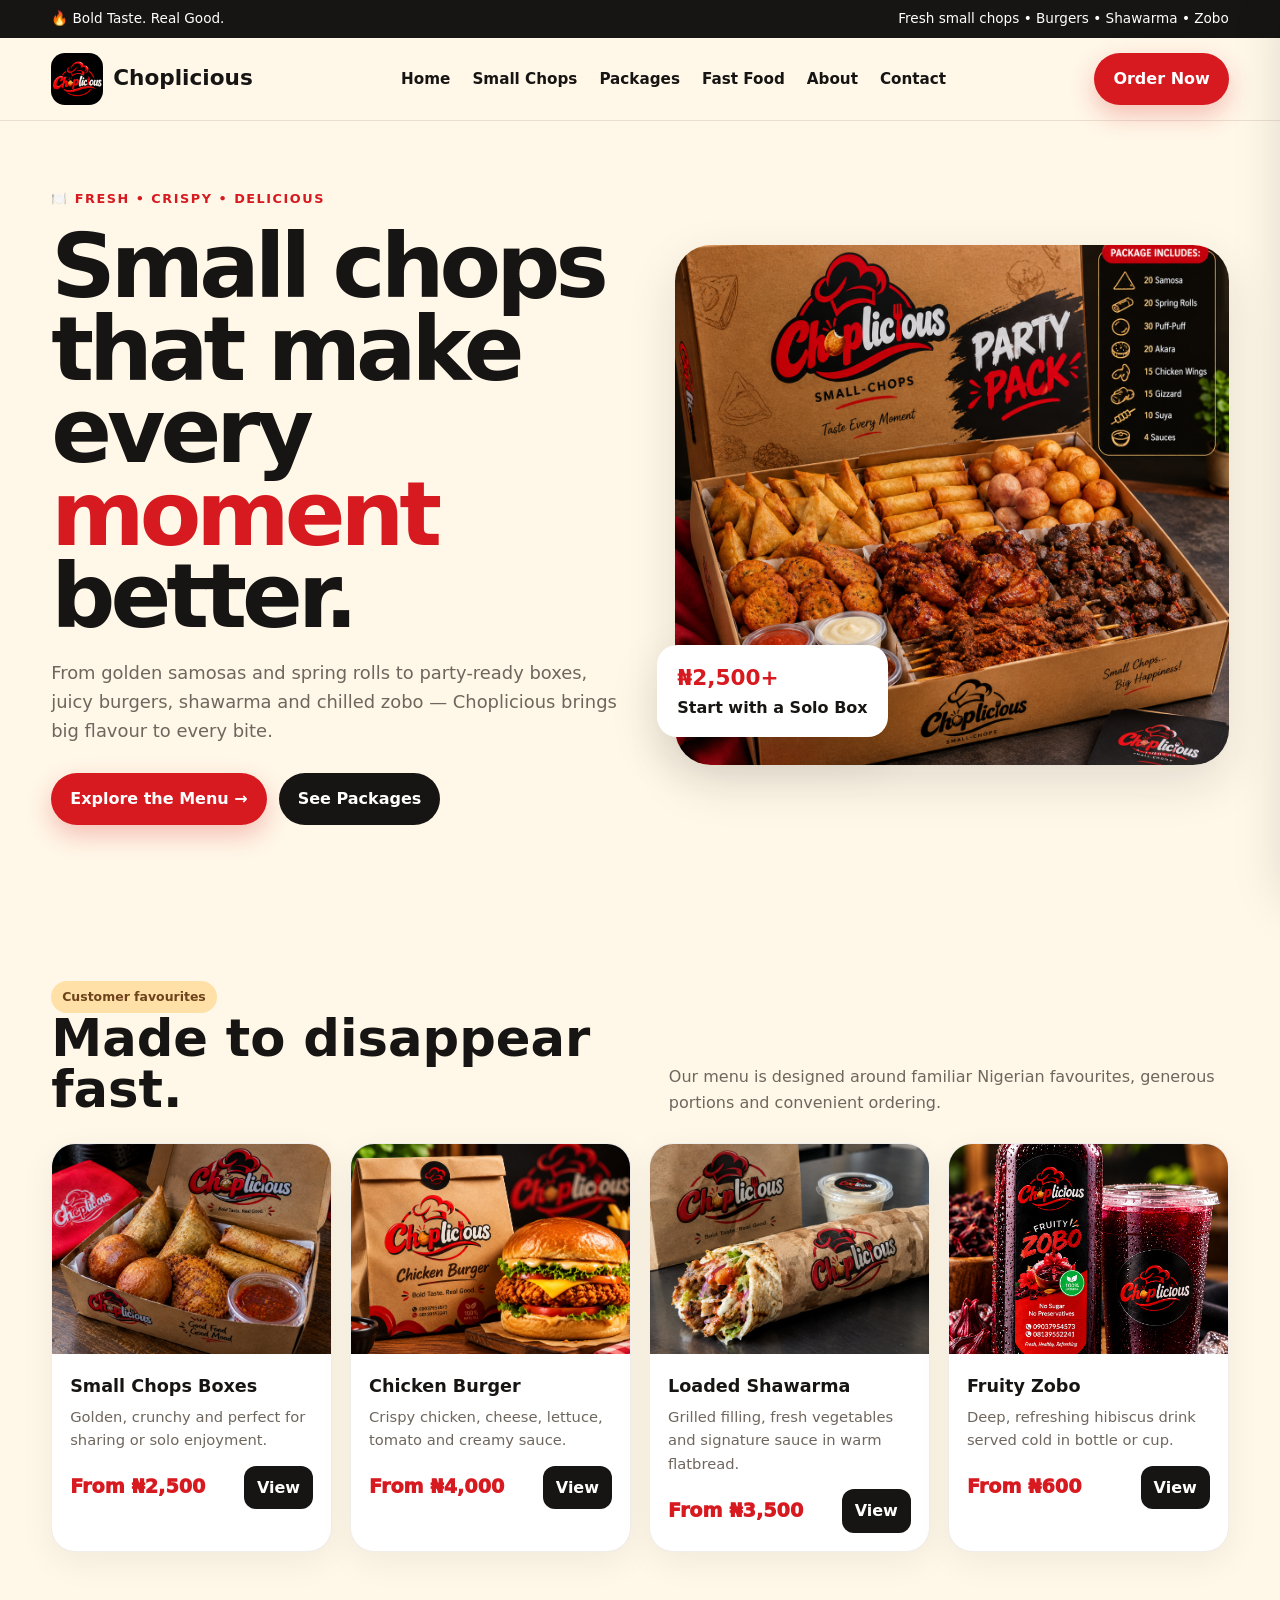
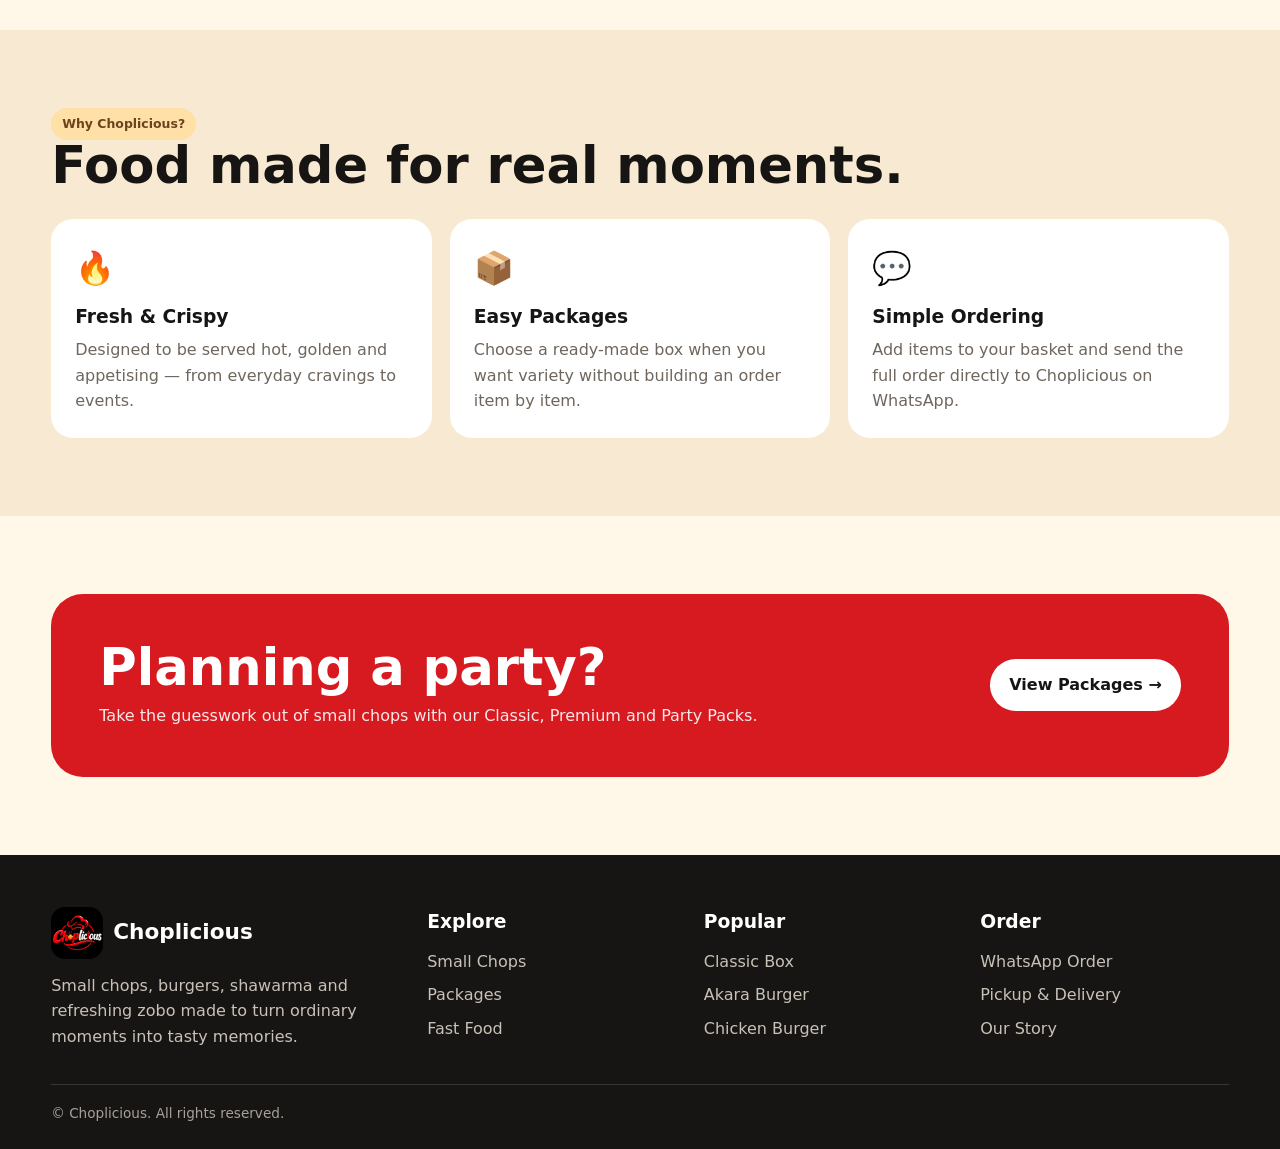
<file: index.html>
<!doctype html>
<html lang="en"><head><meta charset="utf-8"><meta name="viewport" content="width=device-width,initial-scale=1">
<title>Choplicious — Bold Taste. Real Good.</title><meta name="description" content="Choplicious small chops, burgers, shawarma and zobo.">
<link rel="preconnect" href="https://fonts.googleapis.com"><link rel="preconnect" href="https://fonts.gstatic.com" crossorigin>
<link href="https://fonts.googleapis.com/css2?family=DM+Sans:wght@400;500;700;900&family=Pacifico&display=swap" rel="stylesheet">
<link rel="stylesheet" href="styles.css"></head><body>
<div class="topbar"><div class="container"><span>🔥 Bold Taste. Real Good.</span><span>Fresh small chops • Burgers • Shawarma • Zobo</span></div></div>
<header class="navbar"><div class="container nav-inner">
<a class="brand" href="index.html"><img src="assets/logo.png" alt="Choplicious logo"><span>Choplicious</span></a>
<button class="menu-btn" id="mobileMenu" aria-label="Open menu">☰</button>
<nav class="nav-links" id="navLinks">
<a href="index.html">Home</a><a href="menu.html">Small Chops</a><a href="packages.html">Packages</a><a href="fast-food.html">Fast Food</a><a href="about.html">About</a><a href="contact.html">Contact</a>
</nav>
<a class="btn btn-primary nav-cta" href="contact.html">Order Now</a>
</div></header>

<main>
<section class="hero"><div class="container hero-grid"><div>
<span class="kicker">🍽️ Fresh • Crispy • Delicious</span>
<h1>Small chops that make every <span>moment</span> better.</h1>
<p>From golden samosas and spring rolls to party-ready boxes, juicy burgers, shawarma and chilled zobo — Choplicious brings big flavour to every bite.</p>
<div class="hero-actions"><a class="btn btn-primary" href="menu.html">Explore the Menu →</a><a class="btn btn-dark" href="packages.html">See Packages</a></div>
</div><div class="hero-card"><img src="assets/party-pack.png" alt="Choplicious party pack filled with small chops"><div class="hero-badge"><strong>₦2,500+</strong>Start with a Solo Box</div></div></div></section>

<section class="section"><div class="container"><div class="section-head"><div><span class="pill">Customer favourites</span><h2>Made to disappear fast.</h2></div><p>Our menu is designed around familiar Nigerian favourites, generous portions and convenient ordering.</p></div>
<div class="cards">
<div class="card"><div class="card-img"><img src="assets/solo-box.png" alt="Choplicious small chops box"></div><div class="card-body"><h3>Small Chops Boxes</h3><p>Golden, crunchy and perfect for sharing or solo enjoyment.</p><div class="card-foot"><span class="price">From ₦2,500</span><a class="small-btn" href="packages.html">View</a></div></div></div>
<div class="card"><div class="card-img"><img src="assets/chicken-burger.png" alt="Choplicious chicken burger"></div><div class="card-body"><h3>Chicken Burger</h3><p>Crispy chicken, cheese, lettuce, tomato and creamy sauce.</p><div class="card-foot"><span class="price">From ₦4,000</span><a class="small-btn" href="fast-food.html">View</a></div></div></div>
<div class="card"><div class="card-img"><img src="assets/shawarma.png" alt="Choplicious shawarma"></div><div class="card-body"><h3>Loaded Shawarma</h3><p>Grilled filling, fresh vegetables and signature sauce in warm flatbread.</p><div class="card-foot"><span class="price">From ₦3,500</span><a class="small-btn" href="fast-food.html">View</a></div></div></div>
<div class="card"><div class="card-img"><img src="assets/zobo.png" alt="Choplicious zobo drink"></div><div class="card-body"><h3>Fruity Zobo</h3><p>Deep, refreshing hibiscus drink served cold in bottle or cup.</p><div class="card-foot"><span class="price">From ₦600</span><a class="small-btn" href="fast-food.html">View</a></div></div></div>
</div></div></section>

<section class="section alt"><div class="container"><div class="section-head"><div><span class="pill">Why Choplicious?</span><h2>Food made for real moments.</h2></div></div>
<div class="feature-strip"><div class="feature"><div class="icon">🔥</div><h3>Fresh & Crispy</h3><p>Designed to be served hot, golden and appetising — from everyday cravings to events.</p></div><div class="feature"><div class="icon">📦</div><h3>Easy Packages</h3><p>Choose a ready-made box when you want variety without building an order item by item.</p></div><div class="feature"><div class="icon">💬</div><h3>Simple Ordering</h3><p>Add items to your basket and send the full order directly to Choplicious on WhatsApp.</p></div></div></div></section>

<section class="section"><div class="container"><div class="cta"><div><h2>Planning a party?</h2><p>Take the guesswork out of small chops with our Classic, Premium and Party Packs.</p></div><a class="btn btn-light" href="packages.html">View Packages →</a></div></div></section>
</main>
<footer class="footer"><div class="container">
<div class="footer-grid">
<div><div class="brand"><img src="assets/logo.png" alt="Choplicious logo"><span>Choplicious</span></div><p style="margin-top:14px">Small chops, burgers, shawarma and refreshing zobo made to turn ordinary moments into tasty memories.</p></div>
<div><h3>Explore</h3><div class="footer-links"><a href="menu.html">Small Chops</a><a href="packages.html">Packages</a><a href="fast-food.html">Fast Food</a></div></div>
<div><h3>Popular</h3><div class="footer-links"><a href="packages.html">Classic Box</a><a href="fast-food.html">Akara Burger</a><a href="fast-food.html">Chicken Burger</a></div></div>
<div><h3>Order</h3><div class="footer-links"><a href="contact.html">WhatsApp Order</a><a href="contact.html">Pickup & Delivery</a><a href="about.html">Our Story</a></div></div>
</div>

<div class="footer-bottom">
  <span>© <span id="year"></span> Choplicious. All rights reserved.</span>
</div>

</div></footer>
<div class="toast" id="toast"></div>
<div class="cart" id="cart"><div class="cart-head"><div><b>Your Order</b><div style="color:#777;font-size:.85rem">Ready for WhatsApp checkout</div></div><button class="close" onclick="closeCart()">×</button></div><div class="cart-items" id="cartItems"></div><div class="cart-foot"><div style="display:flex;justify-content:space-between;font-size:1.1rem;margin-bottom:14px"><b>Total</b><b id="cartTotal">₦0</b></div><button class="btn btn-primary" style="width:100%" onclick="checkout()">Order via WhatsApp</button></div></div>
<script src="script.js"></script>
</body></html>
</file>
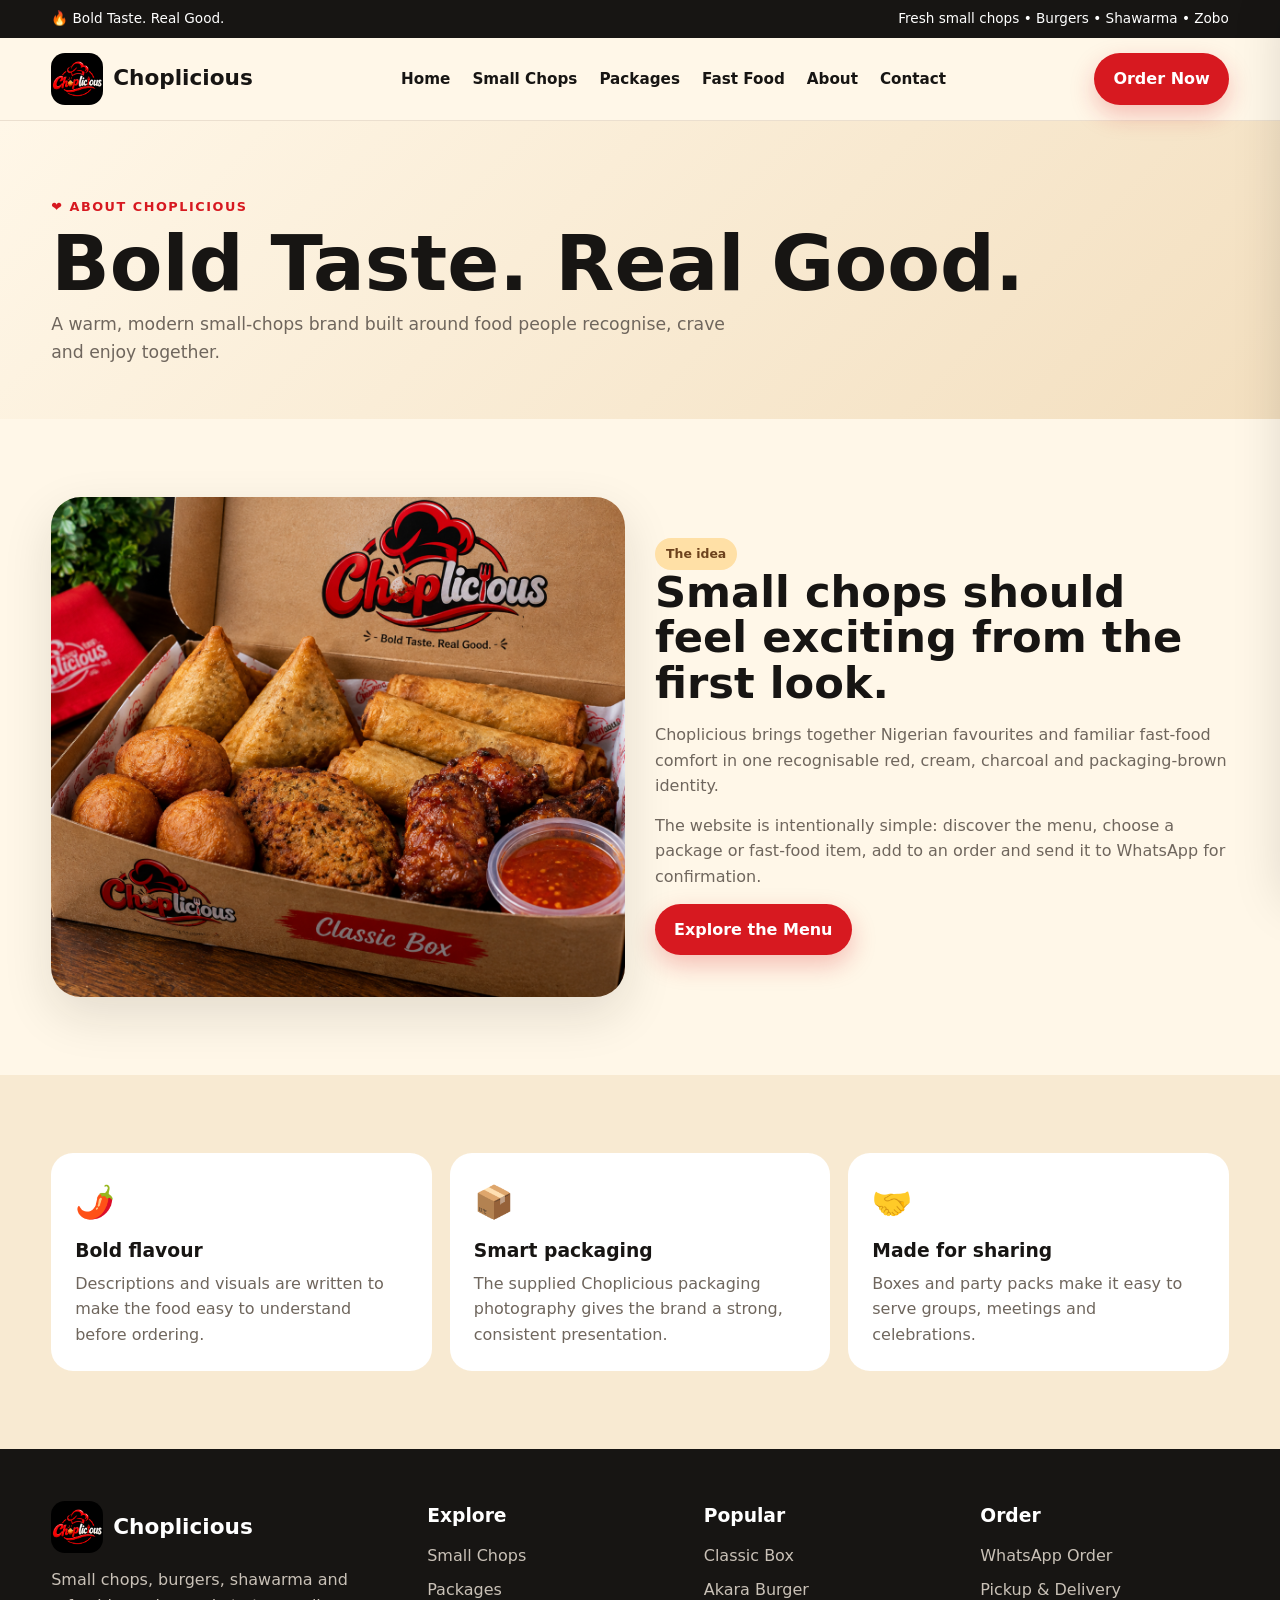
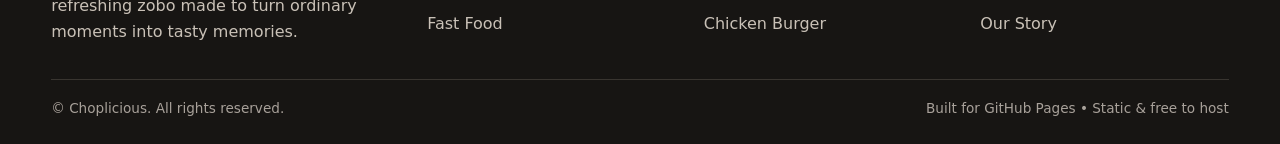
<file: about.html>
<!doctype html><html lang="en"><head><meta charset="utf-8"><meta name="viewport" content="width=device-width,initial-scale=1"><title>About Choplicious</title><link rel="stylesheet" href="styles.css"></head><body>
<div class="topbar"><div class="container"><span>🔥 Bold Taste. Real Good.</span><span>Fresh small chops • Burgers • Shawarma • Zobo</span></div></div>
<header class="navbar"><div class="container nav-inner">
<a class="brand" href="index.html"><img src="assets/logo.png" alt="Choplicious logo"><span>Choplicious</span></a>
<button class="menu-btn" id="mobileMenu" aria-label="Open menu">☰</button>
<nav class="nav-links" id="navLinks">
<a href="index.html">Home</a><a href="menu.html">Small Chops</a><a href="packages.html">Packages</a><a href="fast-food.html">Fast Food</a><a href="about.html">About</a><a href="contact.html">Contact</a>
</nav>
<a class="btn btn-primary nav-cta" href="contact.html">Order Now</a>
</div></header>

<main><section class="page-hero"><div class="container"><span class="kicker">❤️ About Choplicious</span><h1>Bold Taste. Real Good.</h1><p>A warm, modern small-chops brand built around food people recognise, crave and enjoy together.</p></div></section>
<section class="section"><div class="container about-grid"><div class="about-image"><img src="assets/classic-box.png" alt="Choplicious classic box"></div><div class="about-copy"><span class="pill">The idea</span><h2>Small chops should feel exciting from the first look.</h2><p>Choplicious brings together Nigerian favourites and familiar fast-food comfort in one recognisable red, cream, charcoal and packaging-brown identity.</p><p>The website is intentionally simple: discover the menu, choose a package or fast-food item, add to an order and send it to WhatsApp for confirmation.</p><a class="btn btn-primary" href="menu.html">Explore the Menu</a></div></div></section>
<section class="section alt"><div class="container"><div class="feature-strip"><div class="feature"><div class="icon">🌶️</div><h3>Bold flavour</h3><p>Descriptions and visuals are written to make the food easy to understand before ordering.</p></div><div class="feature"><div class="icon">📦</div><h3>Smart packaging</h3><p>The supplied Choplicious packaging photography gives the brand a strong, consistent presentation.</p></div><div class="feature"><div class="icon">🤝</div><h3>Made for sharing</h3><p>Boxes and party packs make it easy to serve groups, meetings and celebrations.</p></div></div></div></section></main>
<footer class="footer"><div class="container">
<div class="footer-grid">
<div><div class="brand"><img src="assets/logo.png" alt="Choplicious logo"><span>Choplicious</span></div><p style="margin-top:14px">Small chops, burgers, shawarma and refreshing zobo made to turn ordinary moments into tasty memories.</p></div>
<div><h3>Explore</h3><div class="footer-links"><a href="menu.html">Small Chops</a><a href="packages.html">Packages</a><a href="fast-food.html">Fast Food</a></div></div>
<div><h3>Popular</h3><div class="footer-links"><a href="packages.html">Classic Box</a><a href="fast-food.html">Akara Burger</a><a href="fast-food.html">Chicken Burger</a></div></div>
<div><h3>Order</h3><div class="footer-links"><a href="contact.html">WhatsApp Order</a><a href="contact.html">Pickup & Delivery</a><a href="about.html">Our Story</a></div></div>
</div>
<div class="footer-bottom"><span>© <span id="year"></span> Choplicious. All rights reserved.</span><span>Built for GitHub Pages • Static & free to host</span></div>
</div></footer>
<div class="toast" id="toast"></div>
<div class="cart" id="cart"><div class="cart-head"><div><b>Your Order</b><div style="color:#777;font-size:.85rem">Ready for WhatsApp checkout</div></div><button class="close" onclick="closeCart()">×</button></div><div class="cart-items" id="cartItems"></div><div class="cart-foot"><div style="display:flex;justify-content:space-between;font-size:1.1rem;margin-bottom:14px"><b>Total</b><b id="cartTotal">₦0</b></div><button class="btn btn-primary" style="width:100%" onclick="checkout()">Order via WhatsApp</button></div></div>
<script src="script.js"></script>
</body></html>
</file>
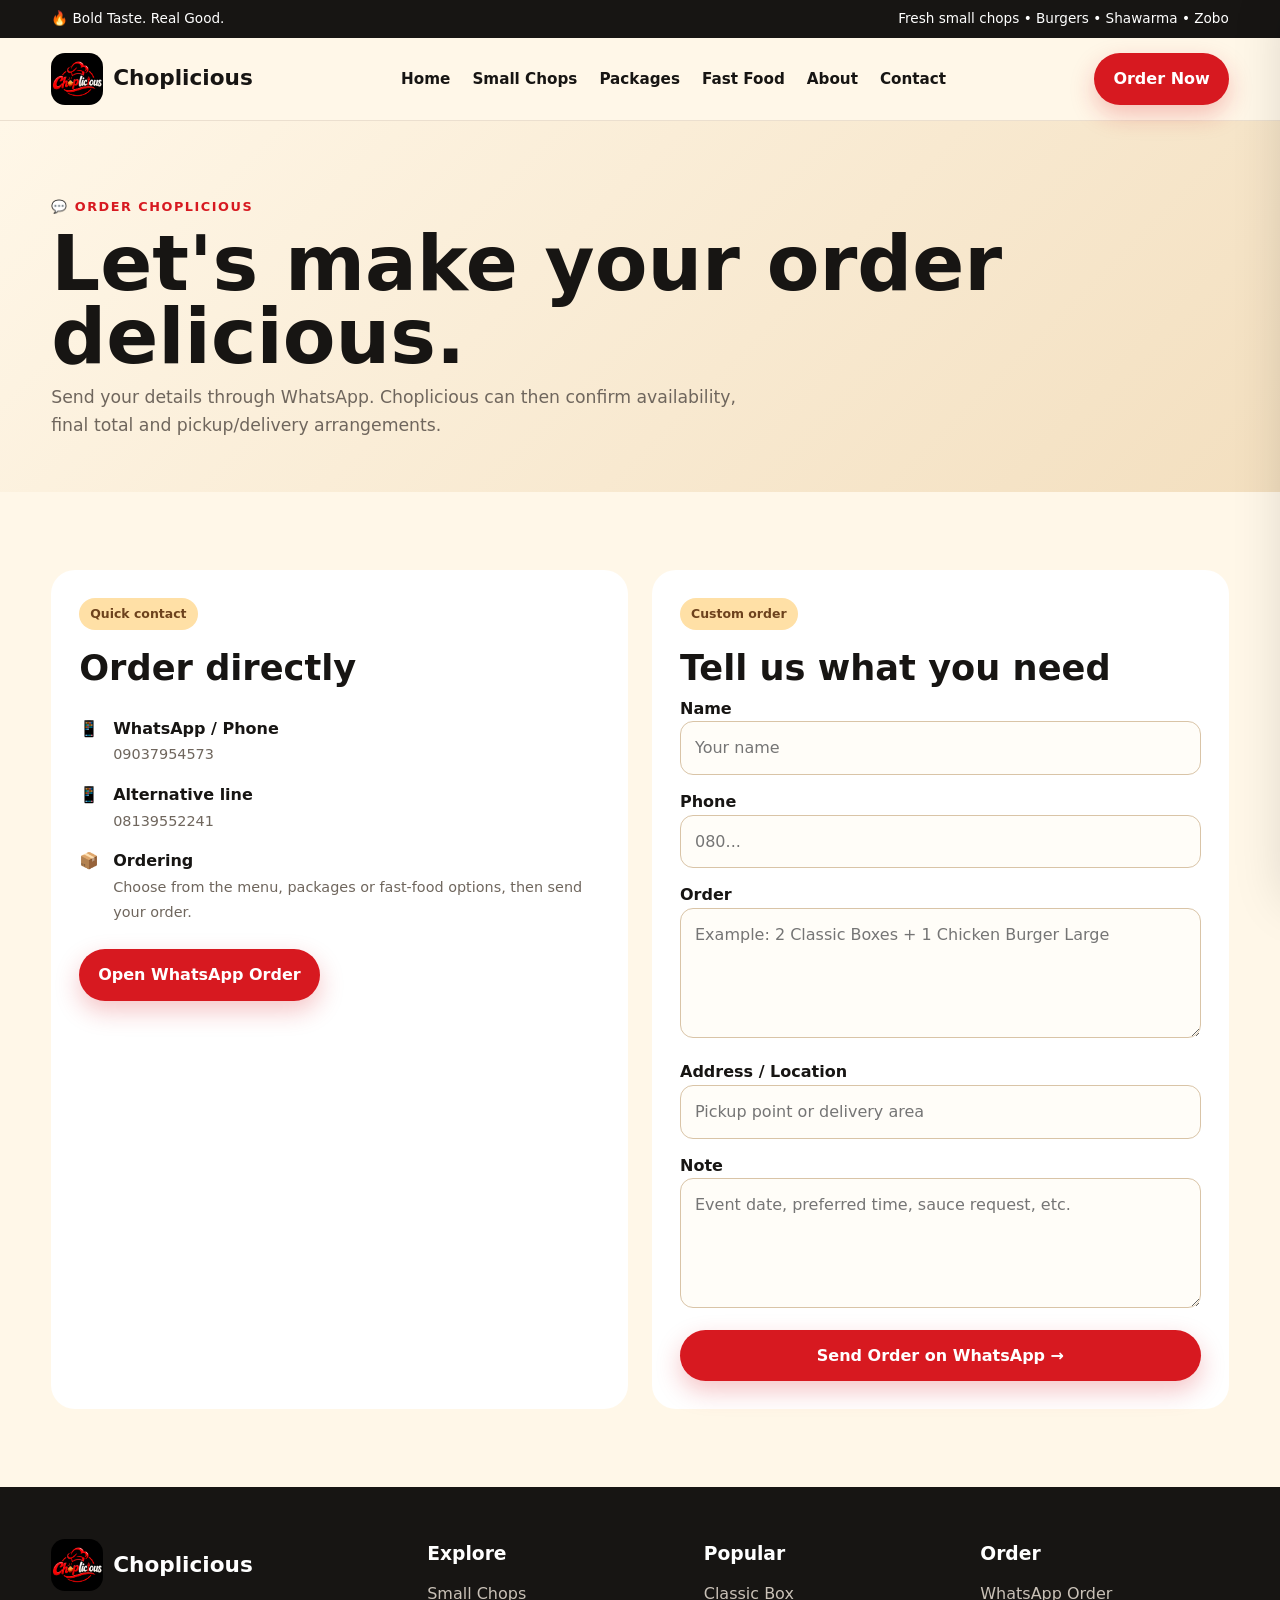
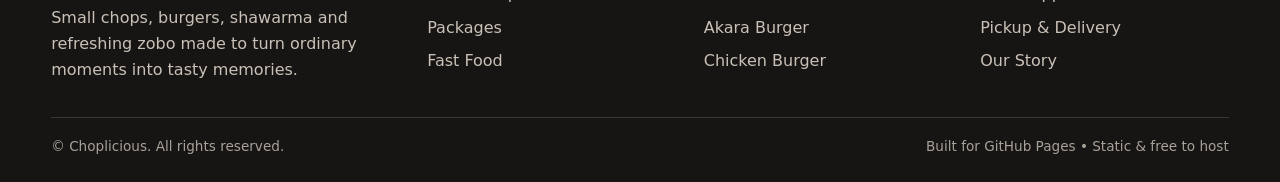
<file: contact.html>
<!doctype html><html lang="en"><head><meta charset="utf-8"><meta name="viewport" content="width=device-width,initial-scale=1"><title>Order Choplicious</title><link rel="stylesheet" href="styles.css"></head><body>
<div class="topbar"><div class="container"><span>🔥 Bold Taste. Real Good.</span><span>Fresh small chops • Burgers • Shawarma • Zobo</span></div></div>
<header class="navbar"><div class="container nav-inner">
<a class="brand" href="index.html"><img src="assets/logo.png" alt="Choplicious logo"><span>Choplicious</span></a>
<button class="menu-btn" id="mobileMenu" aria-label="Open menu">☰</button>
<nav class="nav-links" id="navLinks">
<a href="index.html">Home</a><a href="menu.html">Small Chops</a><a href="packages.html">Packages</a><a href="fast-food.html">Fast Food</a><a href="about.html">About</a><a href="contact.html">Contact</a>
</nav>
<a class="btn btn-primary nav-cta" href="contact.html">Order Now</a>
</div></header>

<main><section class="page-hero"><div class="container"><span class="kicker">💬 Order Choplicious</span><h1>Let's make your order delicious.</h1><p>Send your details through WhatsApp. Choplicious can then confirm availability, final total and pickup/delivery arrangements.</p></div></section>
<section class="section"><div class="container contact-grid"><div class="contact-card"><span class="pill">Quick contact</span><h2 style="font-size:2.2rem;margin-top:10px">Order directly</h2><div class="contact-list"><div class="contact-item"><div>📱</div><div><b>WhatsApp / Phone</b><span>09037954573</span></div></div><div class="contact-item"><div>📱</div><div><b>Alternative line</b><span>08139552241</span></div></div><div class="contact-item"><div>📦</div><div><b>Ordering</b><span>Choose from the menu, packages or fast-food options, then send your order.</span></div></div></div><div style="margin-top:24px"><button class="btn btn-primary" onclick="checkout()">Open WhatsApp Order</button></div></div>
<div class="contact-card"><span class="pill">Custom order</span><h2 style="font-size:2.2rem;margin-top:10px">Tell us what you need</h2><form class="form" data-order-form><div><label>Name</label><input name="name" required placeholder="Your name"></div><div><label>Phone</label><input name="phone" required placeholder="080..."></div><div><label>Order</label><textarea name="order" required placeholder="Example: 2 Classic Boxes + 1 Chicken Burger Large"></textarea></div><div><label>Address / Location</label><input name="location" required placeholder="Pickup point or delivery area"></div><div><label>Note</label><textarea name="note" placeholder="Event date, preferred time, sauce request, etc."></textarea></div><button class="btn btn-primary" type="submit">Send Order on WhatsApp →</button></form></div></div></section></main>
<footer class="footer"><div class="container">
<div class="footer-grid">
<div><div class="brand"><img src="assets/logo.png" alt="Choplicious logo"><span>Choplicious</span></div><p style="margin-top:14px">Small chops, burgers, shawarma and refreshing zobo made to turn ordinary moments into tasty memories.</p></div>
<div><h3>Explore</h3><div class="footer-links"><a href="menu.html">Small Chops</a><a href="packages.html">Packages</a><a href="fast-food.html">Fast Food</a></div></div>
<div><h3>Popular</h3><div class="footer-links"><a href="packages.html">Classic Box</a><a href="fast-food.html">Akara Burger</a><a href="fast-food.html">Chicken Burger</a></div></div>
<div><h3>Order</h3><div class="footer-links"><a href="contact.html">WhatsApp Order</a><a href="contact.html">Pickup & Delivery</a><a href="about.html">Our Story</a></div></div>
</div>
<div class="footer-bottom"><span>© <span id="year"></span> Choplicious. All rights reserved.</span><span>Built for GitHub Pages • Static & free to host</span></div>
</div></footer>
<div class="toast" id="toast"></div>
<div class="cart" id="cart"><div class="cart-head"><div><b>Your Order</b><div style="color:#777;font-size:.85rem">Ready for WhatsApp checkout</div></div><button class="close" onclick="closeCart()">×</button></div><div class="cart-items" id="cartItems"></div><div class="cart-foot"><div style="display:flex;justify-content:space-between;font-size:1.1rem;margin-bottom:14px"><b>Total</b><b id="cartTotal">₦0</b></div><button class="btn btn-primary" style="width:100%" onclick="checkout()">Order via WhatsApp</button></div></div>
<script src="script.js"></script>
</body></html>
</file>
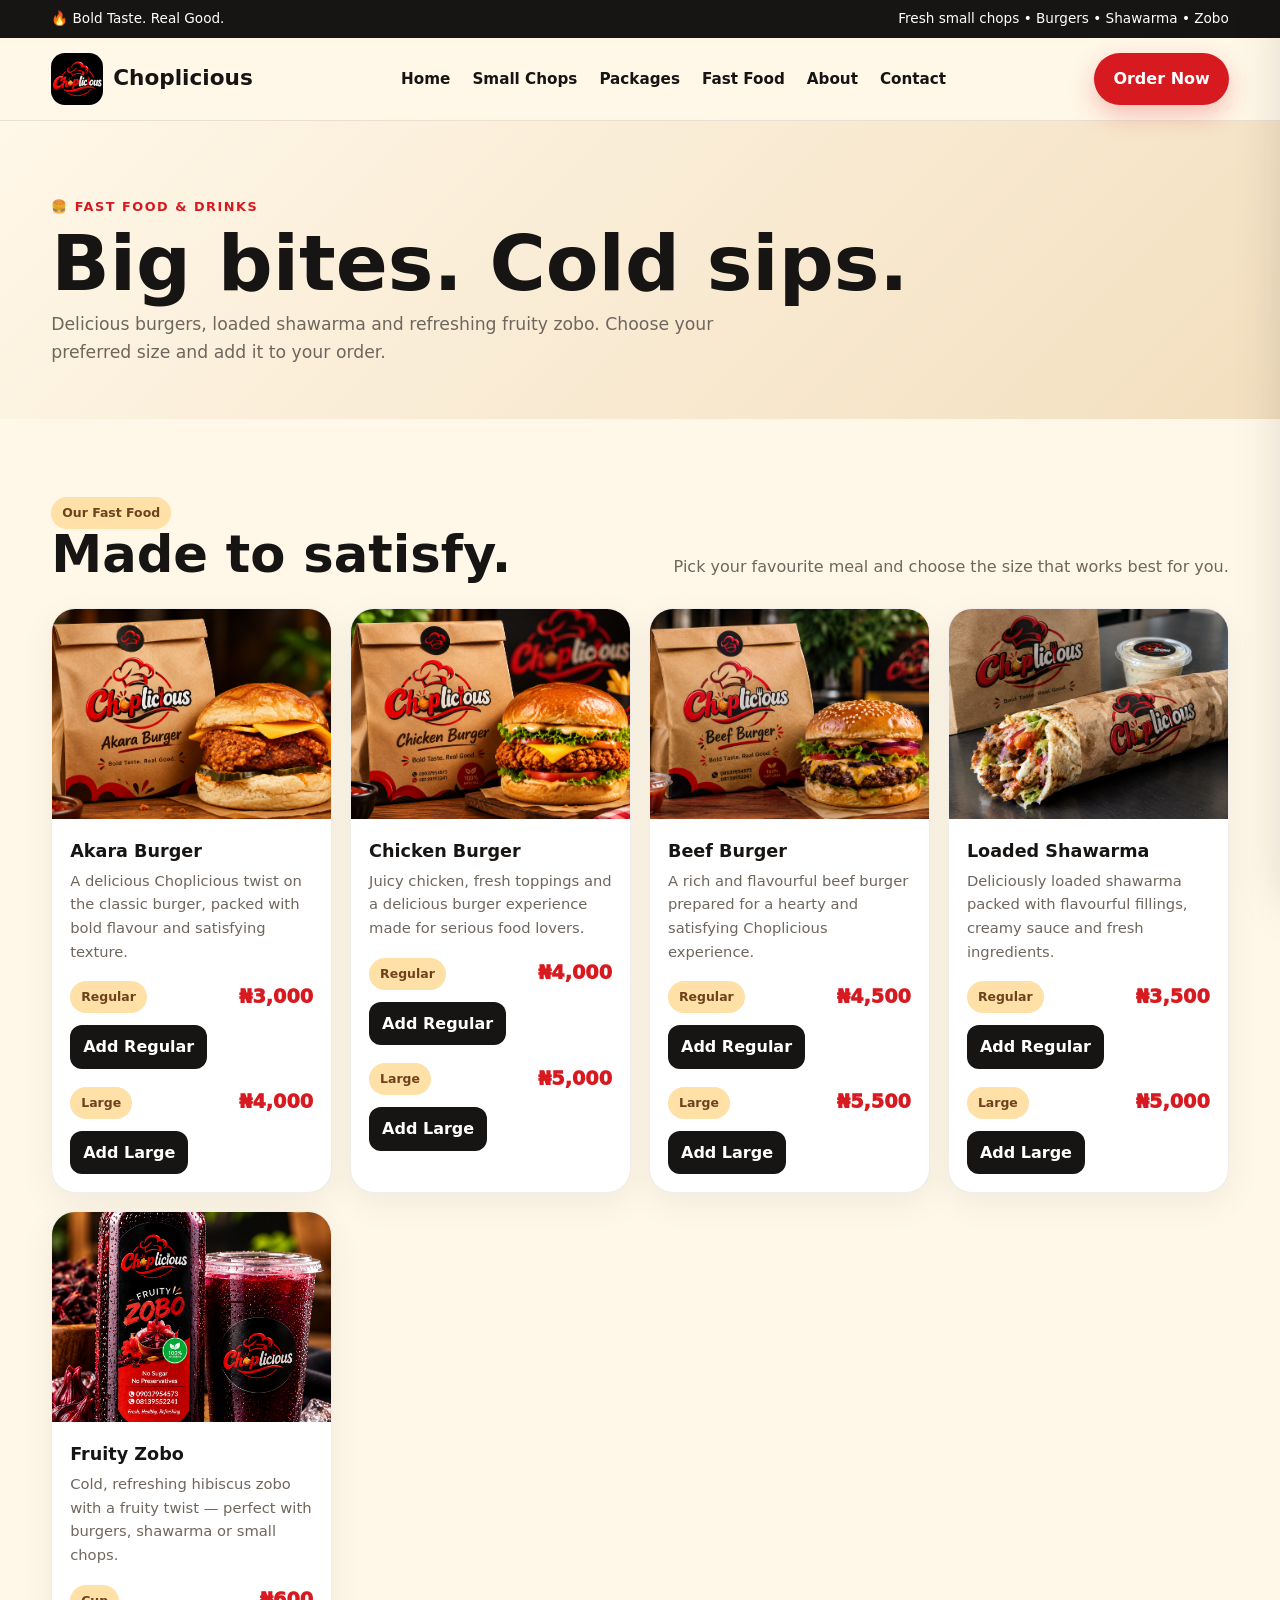
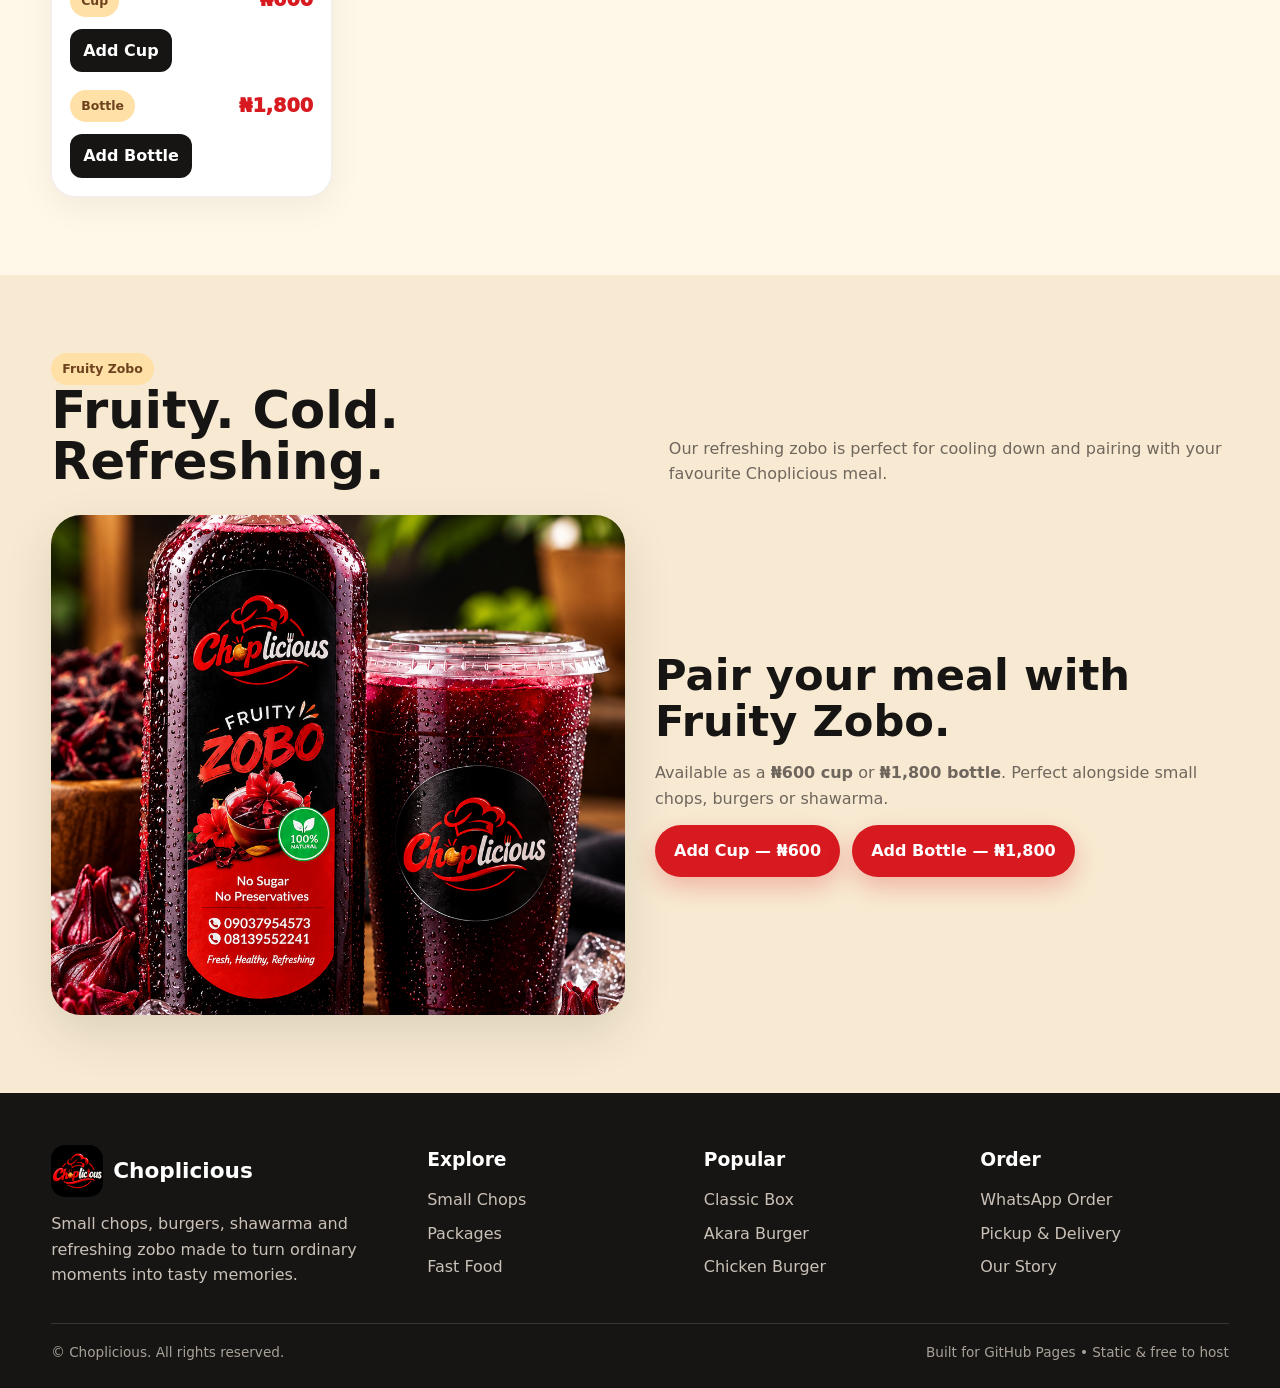
<file: fast-food.html>
<!doctype html>
<html lang="en">

<head>
  <meta charset="utf-8">
  <meta name="viewport" content="width=device-width,initial-scale=1">

  <title>Fast Food — Choplicious</title>

  <link rel="stylesheet" href="styles.css">
</head>

<body>

<div class="topbar">
  <div class="container">
    <span>🔥 Bold Taste. Real Good.</span>
    <span>Fresh small chops • Burgers • Shawarma • Zobo</span>
  </div>
</div>


<header class="navbar">

  <div class="container nav-inner">

    <a class="brand" href="index.html">
      <img src="assets/logo.png" alt="Choplicious logo">
      <span>Choplicious</span>
    </a>

    <button class="menu-btn" id="mobileMenu" aria-label="Open menu">
      ☰
    </button>

    <nav class="nav-links" id="navLinks">

      <a href="index.html">Home</a>

      <a href="menu.html">Small Chops</a>

      <a href="packages.html">Packages</a>

      <a href="fast-food.html">Fast Food</a>

      <a href="about.html">About</a>

      <a href="contact.html">Contact</a>

    </nav>

    <a class="btn btn-primary nav-cta" href="contact.html">
      Order Now
    </a>

  </div>

</header>


<main>


<!-- HERO -->

<section class="page-hero">

  <div class="container">

    <span class="kicker">🍔 Fast Food & Drinks</span>

    <h1>Big bites. Cold sips.</h1>

    <p>
      Delicious burgers, loaded shawarma and refreshing fruity zobo.
      Choose your preferred size and add it to your order.
    </p>

  </div>

</section>



<!-- FAST FOOD PRODUCTS -->

<section class="section">

  <div class="container">

    <div class="section-head">

      <div>

        <span class="pill">Our Fast Food</span>

        <h2>Made to satisfy.</h2>

      </div>

      <p>
        Pick your favourite meal and choose the size that works best for you.
      </p>

    </div>


    <div class="cards">



      <!-- AKARA BURGER -->

      <div class="card">

        <div class="card-img">

          <img
            src="assets/akara-burger.png"
            alt="Choplicious Akara Burger"
          >

        </div>


        <div class="card-body">

          <h3>Akara Burger</h3>

          <p>
            A delicious Choplicious twist on the classic burger,
            packed with bold flavour and satisfying texture.
          </p>


          <div style="margin-top:18px">

            <div style="display:flex;justify-content:space-between;align-items:center;margin-bottom:12px">

              <span class="pill">Regular</span>

              <span class="price">₦3,000</span>

            </div>

            <button
              class="small-btn"
              onclick="addToCart('Akara Burger — Regular',3000)"
            >
              Add Regular
            </button>


            <div style="display:flex;justify-content:space-between;align-items:center;margin:18px 0 12px">

              <span class="pill">Large</span>

              <span class="price">₦4,000</span>

            </div>

            <button
              class="small-btn"
              onclick="addToCart('Akara Burger — Large',4000)"
            >
              Add Large
            </button>

          </div>

        </div>

      </div>




      <!-- CHICKEN BURGER -->

      <div class="card">

        <div class="card-img">

          <img
            src="assets/chicken-burger.png"
            alt="Choplicious Chicken Burger"
          >

        </div>


        <div class="card-body">

          <h3>Chicken Burger</h3>

          <p>
            Juicy chicken, fresh toppings and a delicious burger
            experience made for serious food lovers.
          </p>


          <div style="margin-top:18px">

            <div style="display:flex;justify-content:space-between;align-items:center;margin-bottom:12px">

              <span class="pill">Regular</span>

              <span class="price">₦4,000</span>

            </div>

            <button
              class="small-btn"
              onclick="addToCart('Chicken Burger — Regular',4000)"
            >
              Add Regular
            </button>


            <div style="display:flex;justify-content:space-between;align-items:center;margin:18px 0 12px">

              <span class="pill">Large</span>

              <span class="price">₦5,000</span>

            </div>

            <button
              class="small-btn"
              onclick="addToCart('Chicken Burger — Large',5000)"
            >
              Add Large
            </button>

          </div>

        </div>

      </div>




      <!-- BEEF BURGER -->

      <div class="card">

        <div class="card-img">

          <img
            src="assets/beef-burger.png"
            alt="Choplicious Beef Burger"
          >

        </div>


        <div class="card-body">

          <h3>Beef Burger</h3>

          <p>
            A rich and flavourful beef burger prepared for a
            hearty and satisfying Choplicious experience.
          </p>


          <div style="margin-top:18px">

            <div style="display:flex;justify-content:space-between;align-items:center;margin-bottom:12px">

              <span class="pill">Regular</span>

              <span class="price">₦4,500</span>

            </div>

            <button
              class="small-btn"
              onclick="addToCart('Beef Burger — Regular',4500)"
            >
              Add Regular
            </button>


            <div style="display:flex;justify-content:space-between;align-items:center;margin:18px 0 12px">

              <span class="pill">Large</span>

              <span class="price">₦5,500</span>

            </div>

            <button
              class="small-btn"
              onclick="addToCart('Beef Burger — Large',5500)"
            >
              Add Large
            </button>

          </div>

        </div>

      </div>




      <!-- LOADED SHAWARMA -->

      <div class="card">

        <div class="card-img">

          <img
            src="assets/shawarma.png"
            alt="Choplicious Loaded Shawarma"
          >

        </div>


        <div class="card-body">

          <h3>Loaded Shawarma</h3>

          <p>
            Deliciously loaded shawarma packed with flavourful
            fillings, creamy sauce and fresh ingredients.
          </p>


          <div style="margin-top:18px">

            <div style="display:flex;justify-content:space-between;align-items:center;margin-bottom:12px">

              <span class="pill">Regular</span>

              <span class="price">₦3,500</span>

            </div>

            <button
              class="small-btn"
              onclick="addToCart('Loaded Shawarma — Regular',3500)"
            >
              Add Regular
            </button>


            <div style="display:flex;justify-content:space-between;align-items:center;margin:18px 0 12px">

              <span class="pill">Large</span>

              <span class="price">₦5,000</span>

            </div>

            <button
              class="small-btn"
              onclick="addToCart('Loaded Shawarma — Large',5000)"
            >
              Add Large
            </button>

          </div>

        </div>

      </div>




      <!-- FRUITY ZOBO -->

      <div class="card">

        <div class="card-img">

          <img
            src="assets/zobo.png"
            alt="Choplicious Fruity Zobo"
          >

        </div>


        <div class="card-body">

          <h3>Fruity Zobo</h3>

          <p>
            Cold, refreshing hibiscus zobo with a fruity twist —
            perfect with burgers, shawarma or small chops.
          </p>


          <div style="margin-top:18px">

            <div style="display:flex;justify-content:space-between;align-items:center;margin-bottom:12px">

              <span class="pill">Cup</span>

              <span class="price">₦600</span>

            </div>

            <button
              class="small-btn"
              onclick="addToCart('Fruity Zobo — Cup',600)"
            >
              Add Cup
            </button>


            <div style="display:flex;justify-content:space-between;align-items:center;margin:18px 0 12px">

              <span class="pill">Bottle</span>

              <span class="price">₦1,800</span>

            </div>

            <button
              class="small-btn"
              onclick="addToCart('Fruity Zobo — Bottle',1800)"
            >
              Add Bottle
            </button>

          </div>

        </div>

      </div>


    </div>

  </div>

</section>




<!-- ZOBO FEATURE -->

<section class="section alt">

  <div class="container">

    <div class="section-head">

      <div>

        <span class="pill">Fruity Zobo</span>

        <h2>Fruity. Cold. Refreshing.</h2>

      </div>

      <p>
        Our refreshing zobo is perfect for cooling down and
        pairing with your favourite Choplicious meal.
      </p>

    </div>


    <div class="about-grid">


      <div class="about-image">

        <img
          src="assets/zobo.png"
          alt="Choplicious Fruity Zobo"
        >

      </div>


      <div class="about-copy">

        <h2>Pair your meal with Fruity Zobo.</h2>

        <p>
          Available as a <b>₦600 cup</b> or
          <b>₦1,800 bottle</b>.
          Perfect alongside small chops, burgers or shawarma.
        </p>


        <div style="display:flex;gap:12px;flex-wrap:wrap">

          <button
            class="btn btn-primary"
            onclick="addToCart('Fruity Zobo — Cup',600)"
          >
            Add Cup — ₦600
          </button>


          <button
            class="btn btn-primary"
            onclick="addToCart('Fruity Zobo — Bottle',1800)"
          >
            Add Bottle — ₦1,800
          </button>

        </div>

      </div>

    </div>

  </div>

</section>


</main>




<!-- FOOTER -->

<footer class="footer">

  <div class="container">

    <div class="footer-grid">


      <div>

        <div class="brand">

          <img
            src="assets/logo.png"
            alt="Choplicious logo"
          >

          <span>Choplicious</span>

        </div>

        <p style="margin-top:14px">
          Small chops, burgers, shawarma and refreshing zobo
          made to turn ordinary moments into tasty memories.
        </p>

      </div>


      <div>

        <h3>Explore</h3>

        <div class="footer-links">

          <a href="menu.html">Small Chops</a>

          <a href="packages.html">Packages</a>

          <a href="fast-food.html">Fast Food</a>

        </div>

      </div>


      <div>

        <h3>Popular</h3>

        <div class="footer-links">

          <a href="packages.html">Classic Box</a>

          <a href="fast-food.html">Akara Burger</a>

          <a href="fast-food.html">Chicken Burger</a>

        </div>

      </div>


      <div>

        <h3>Order</h3>

        <div class="footer-links">

          <a href="contact.html">WhatsApp Order</a>

          <a href="contact.html">Pickup & Delivery</a>

          <a href="about.html">Our Story</a>

        </div>

      </div>


    </div>


    <div class="footer-bottom">

      <span>
        © <span id="year"></span> Choplicious. All rights reserved.
      </span>

      <span>
        Built for GitHub Pages • Static & free to host
      </span>

    </div>

  </div>

</footer>




<!-- TOAST -->

<div class="toast" id="toast"></div>



<!-- CART -->

<div class="cart" id="cart">


  <div class="cart-head">

    <div>

      <b>Your Order</b>

      <div style="color:#777;font-size:.85rem">
        Ready for WhatsApp checkout
      </div>

    </div>

    <button
      class="close"
      onclick="closeCart()"
    >
      ×
    </button>

  </div>


  <div
    class="cart-items"
    id="cartItems"
  ></div>


  <div class="cart-foot">

    <div
      style="display:flex;justify-content:space-between;font-size:1.1rem;margin-bottom:14px"
    >

      <b>Total</b>

      <b id="cartTotal">₦0</b>

    </div>


    <button
      class="btn btn-primary"
      style="width:100%"
      onclick="checkout()"
    >
      Order via WhatsApp
    </button>

  </div>

</div>



<script src="script.js"></script>

</body>

</html>
</file>
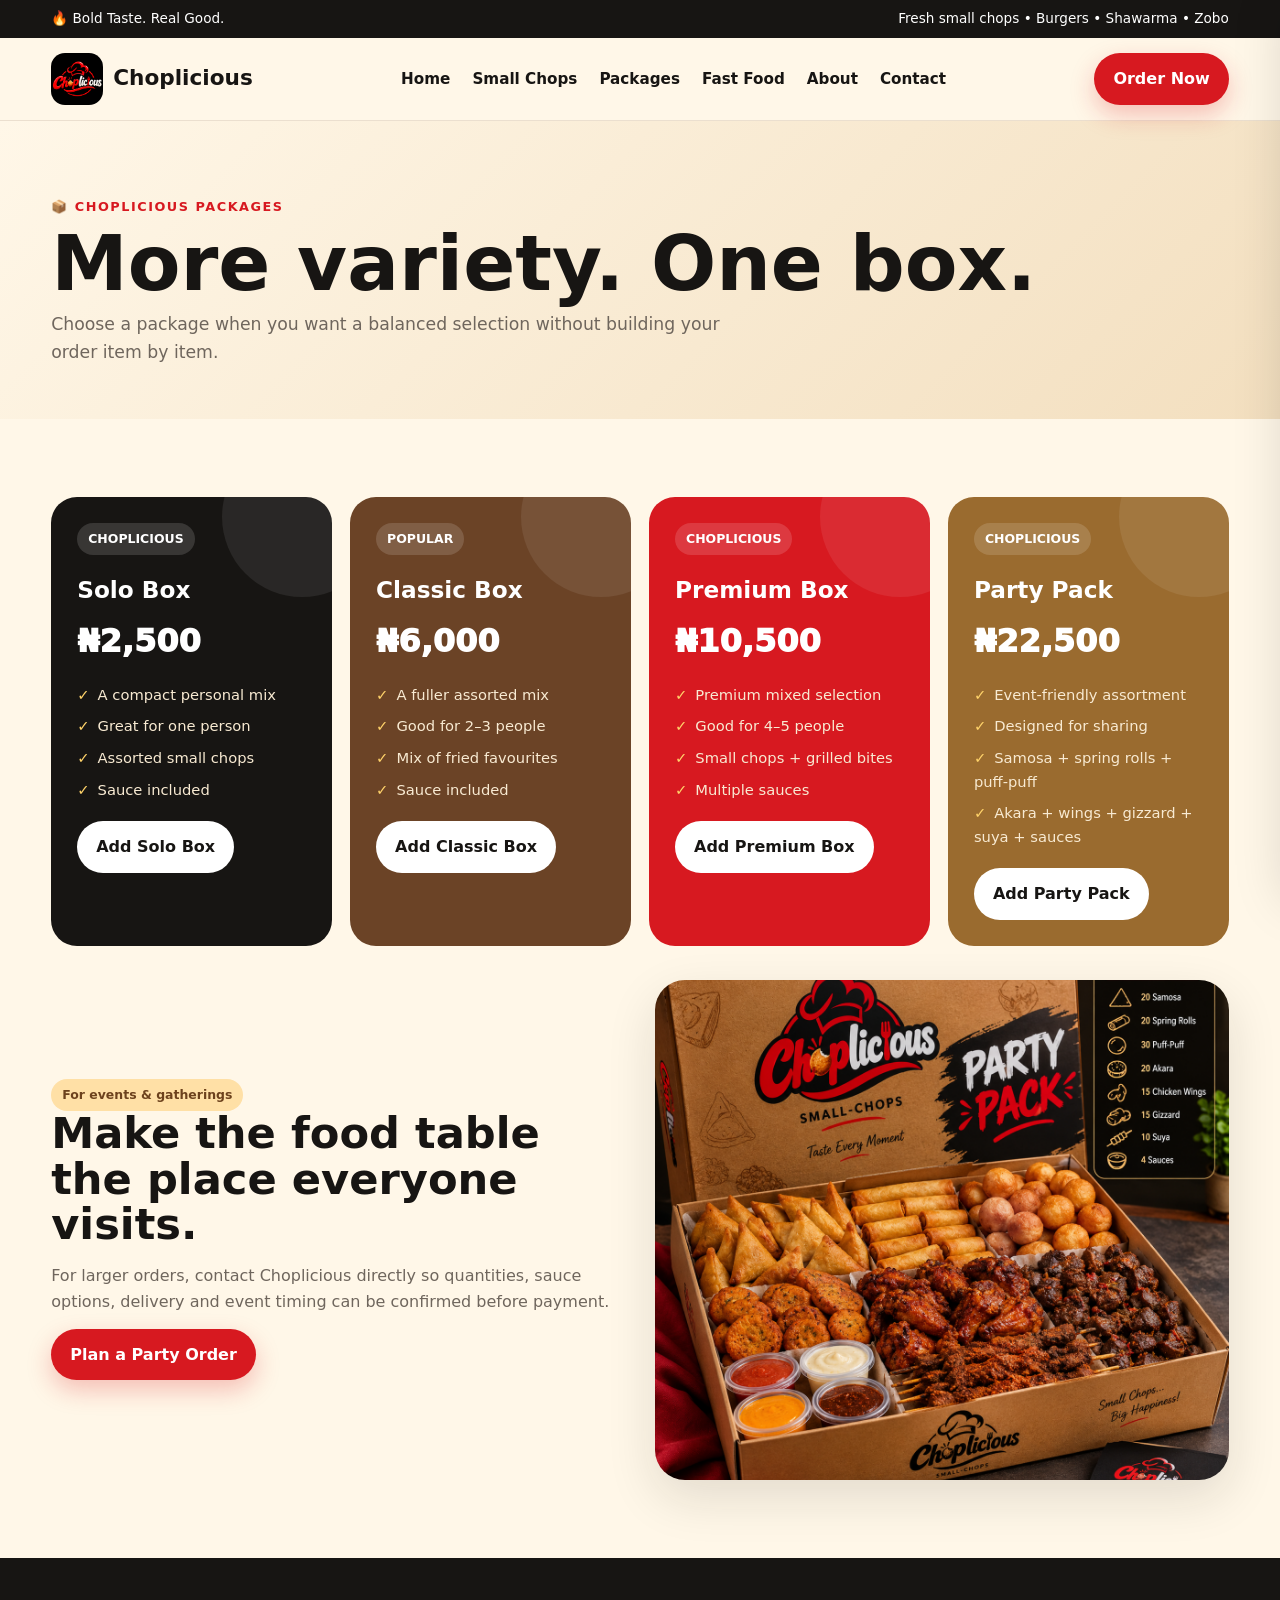
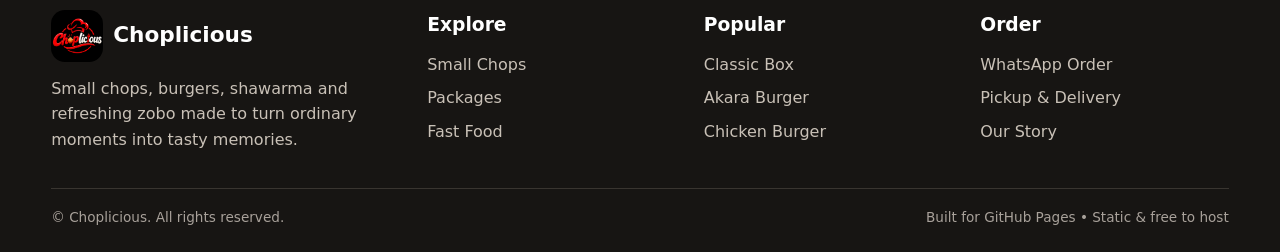
<file: packages.html>
<!doctype html><html lang="en"><head><meta charset="utf-8"><meta name="viewport" content="width=device-width,initial-scale=1"><title>Packages — Choplicious</title><link rel="stylesheet" href="styles.css"></head><body>
<div class="topbar"><div class="container"><span>🔥 Bold Taste. Real Good.</span><span>Fresh small chops • Burgers • Shawarma • Zobo</span></div></div>
<header class="navbar"><div class="container nav-inner">
<a class="brand" href="index.html"><img src="assets/logo.png" alt="Choplicious logo"><span>Choplicious</span></a>
<button class="menu-btn" id="mobileMenu" aria-label="Open menu">☰</button>
<nav class="nav-links" id="navLinks">
<a href="index.html">Home</a><a href="menu.html">Small Chops</a><a href="packages.html">Packages</a><a href="fast-food.html">Fast Food</a><a href="about.html">About</a><a href="contact.html">Contact</a>
</nav>
<a class="btn btn-primary nav-cta" href="contact.html">Order Now</a>
</div></header>

<main><section class="page-hero"><div class="container"><span class="kicker">📦 Choplicious Packages</span><h1>More variety. One box.</h1><p>Choose a package when you want a balanced selection without building your order item by item.</p></div></section>
<section class="section"><div class="container"><div class="package-grid"><article class="package"><span class="pill" style="background:rgba(255,255,255,.14);color:#fff">CHOPLICIOUS</span><h3 style="margin-top:16px">Solo Box</h3><div class="package-price">₦2,500</div><ul><li>A compact personal mix</li><li>Great for one person</li><li>Assorted small chops</li><li>Sauce included</li></ul><button class="btn btn-light" onclick="addToCart('Solo Box',2500)">Add Solo Box</button></article>
<article class="package"><span class="pill" style="background:rgba(255,255,255,.14);color:#fff">POPULAR</span><h3 style="margin-top:16px">Classic Box</h3><div class="package-price">₦6,000</div><ul><li>A fuller assorted mix</li><li>Good for 2–3 people</li><li>Mix of fried favourites</li><li>Sauce included</li></ul><button class="btn btn-light" onclick="addToCart('Classic Box',6000)">Add Classic Box</button></article>
<article class="package"><span class="pill" style="background:rgba(255,255,255,.14);color:#fff">CHOPLICIOUS</span><h3 style="margin-top:16px">Premium Box</h3><div class="package-price">₦10,500</div><ul><li>Premium mixed selection</li><li>Good for 4–5 people</li><li>Small chops + grilled bites</li><li>Multiple sauces</li></ul><button class="btn btn-light" onclick="addToCart('Premium Box',10500)">Add Premium Box</button></article>
<article class="package"><span class="pill" style="background:rgba(255,255,255,.14);color:#fff">CHOPLICIOUS</span><h3 style="margin-top:16px">Party Pack</h3><div class="package-price">₦22,500</div><ul><li>Event-friendly assortment</li><li>Designed for sharing</li><li>Samosa + spring rolls + puff-puff</li><li>Akara + wings + gizzard + suya + sauces</li></ul><button class="btn btn-light" onclick="addToCart('Party Pack',22500)">Add Party Pack</button></article></div>
<div style="margin-top:34px" class="about-grid"><div class="about-copy"><span class="pill">For events & gatherings</span><h2>Make the food table the place everyone visits.</h2><p>For larger orders, contact Choplicious directly so quantities, sauce options, delivery and event timing can be confirmed before payment.</p><a class="btn btn-primary" href="contact.html">Plan a Party Order</a></div><div class="about-image"><img src="assets/party-pack.png" alt="Choplicious party pack"></div></div></div></section></main>
<footer class="footer"><div class="container">
<div class="footer-grid">
<div><div class="brand"><img src="assets/logo.png" alt="Choplicious logo"><span>Choplicious</span></div><p style="margin-top:14px">Small chops, burgers, shawarma and refreshing zobo made to turn ordinary moments into tasty memories.</p></div>
<div><h3>Explore</h3><div class="footer-links"><a href="menu.html">Small Chops</a><a href="packages.html">Packages</a><a href="fast-food.html">Fast Food</a></div></div>
<div><h3>Popular</h3><div class="footer-links"><a href="packages.html">Classic Box</a><a href="fast-food.html">Akara Burger</a><a href="fast-food.html">Chicken Burger</a></div></div>
<div><h3>Order</h3><div class="footer-links"><a href="contact.html">WhatsApp Order</a><a href="contact.html">Pickup & Delivery</a><a href="about.html">Our Story</a></div></div>
</div>
<div class="footer-bottom"><span>© <span id="year"></span> Choplicious. All rights reserved.</span><span>Built for GitHub Pages • Static & free to host</span></div>
</div></footer>
<div class="toast" id="toast"></div>
<div class="cart" id="cart"><div class="cart-head"><div><b>Your Order</b><div style="color:#777;font-size:.85rem">Ready for WhatsApp checkout</div></div><button class="close" onclick="closeCart()">×</button></div><div class="cart-items" id="cartItems"></div><div class="cart-foot"><div style="display:flex;justify-content:space-between;font-size:1.1rem;margin-bottom:14px"><b>Total</b><b id="cartTotal">₦0</b></div><button class="btn btn-primary" style="width:100%" onclick="checkout()">Order via WhatsApp</button></div></div>
<script src="script.js"></script>
</body></html>
</file>
<file: styles.css>
:root{
  --red:#d71920;
  --red-dark:#a90f15;
  --cream:#fff7e8;
  --cream-2:#f8ead2;
  --charcoal:#171513;
  --gold:#e8a52a;
  --brown:#8a5a32;
  --brown-dark:#5a361f;
  --white:#fff;
  --muted:#6f665d;
  --shadow:0 18px 50px rgba(23,21,19,.12);
  --radius:24px;
  --max:1180px;
}
*{box-sizing:border-box;margin:0;padding:0}
html{scroll-behavior:smooth}
body{
  font-family:Inter,system-ui,-apple-system,BlinkMacSystemFont,"Segoe UI",sans-serif;
  background:var(--cream);color:var(--charcoal);line-height:1.6;
}
a{text-decoration:none;color:inherit}
img{max-width:100%;display:block}
button,input,textarea{font:inherit}
.container{width:min(var(--max),92%);margin:auto}
.topbar{background:var(--charcoal);color:#fff;font-size:.85rem}
.topbar .container{display:flex;justify-content:space-between;gap:20px;padding:8px 0}
.navbar{
  position:sticky;top:0;z-index:1000;background:rgba(255,247,232,.94);
  backdrop-filter:blur(16px);border-bottom:1px solid rgba(90,54,31,.12)
}
.nav-inner{height:82px;display:flex;align-items:center;justify-content:space-between;gap:24px}
.brand{display:flex;align-items:center;gap:10px;font-weight:900}
.brand img{width:52px;height:52px;object-fit:contain;border-radius:14px}
.brand span{font-size:1.35rem}
.nav-links{display:flex;align-items:center;gap:22px;font-weight:700;font-size:.95rem}
.nav-links a{position:relative}
.nav-links a:after{content:"";position:absolute;left:0;bottom:-8px;width:0;height:3px;background:var(--red);border-radius:10px;transition:.25s}
.nav-links a:hover:after,.nav-links a.active:after{width:100%}
.menu-btn{display:none;border:0;background:var(--charcoal);color:#fff;border-radius:12px;padding:10px 12px}
.btn{
  display:inline-flex;align-items:center;justify-content:center;gap:8px;border:0;
  padding:13px 19px;border-radius:999px;font-weight:900;cursor:pointer;transition:.25s
}
.btn-primary{background:var(--red);color:#fff;box-shadow:0 10px 24px rgba(215,25,32,.25)}
.btn-primary:hover{transform:translateY(-2px);background:var(--red-dark)}
.btn-dark{background:var(--charcoal);color:#fff}
.btn-light{background:#fff;color:var(--charcoal)}
.hero{padding:64px 0 78px;overflow:hidden}
.hero-grid{display:grid;grid-template-columns:1.02fr .98fr;align-items:center;gap:48px}
.kicker{display:inline-flex;align-items:center;gap:8px;color:var(--red);font-weight:900;text-transform:uppercase;letter-spacing:.12em;font-size:.8rem}
.hero h1{font-size:clamp(3rem,7vw,6.2rem);line-height:.92;margin:15px 0 22px;letter-spacing:-.055em}
.hero h1 span{color:var(--red)}
.hero p{font-size:1.12rem;color:var(--muted);max-width:620px}
.hero-actions{display:flex;flex-wrap:wrap;gap:12px;margin-top:28px}
.hero-card{position:relative}
.hero-card img{width:100%;height:520px;object-fit:cover;border-radius:36px;box-shadow:var(--shadow)}
.hero-badge{
  position:absolute;left:-18px;bottom:28px;background:#fff;padding:16px 20px;border-radius:20px;
  box-shadow:var(--shadow);font-weight:900
}
.hero-badge strong{display:block;color:var(--red);font-size:1.35rem}
.section{padding:78px 0}
.section.alt{background:var(--cream-2)}
.section-head{display:flex;align-items:end;justify-content:space-between;gap:24px;margin-bottom:28px}
.section-head h2{font-size:clamp(2rem,4vw,3.4rem);line-height:1}
.section-head p{max-width:560px;color:var(--muted)}
.pill{display:inline-block;background:#ffe0a6;color:#6d421d;padding:6px 11px;border-radius:999px;font-weight:900;font-size:.78rem}
.cards{display:grid;grid-template-columns:repeat(4,1fr);gap:18px}
.card{
  background:#fff;border:1px solid rgba(90,54,31,.09);border-radius:var(--radius);
  overflow:hidden;box-shadow:0 10px 35px rgba(23,21,19,.06);transition:.25s
}
.card:hover{transform:translateY(-6px);box-shadow:var(--shadow)}
.card-img{height:210px;overflow:hidden;background:#ead9bf}
.card-img img{width:100%;height:100%;object-fit:cover;transition:.5s}
.card:hover .card-img img{transform:scale(1.04)}
.card-body{padding:18px}
.card-body h3{font-size:1.1rem;margin-bottom:4px}
.card-body p{color:var(--muted);font-size:.92rem;min-height:44px}
.price{font-size:1.2rem;font-weight:950;color:var(--red)}
.card-foot{display:flex;justify-content:space-between;align-items:center;gap:12px;margin-top:14px}
.small-btn{border:0;background:var(--charcoal);color:#fff;padding:9px 13px;border-radius:12px;font-weight:800;cursor:pointer}
.menu-grid{display:grid;grid-template-columns:repeat(3,1fr);gap:18px}
.menu-card{padding:20px;background:#fff;border-radius:22px;border:1px solid rgba(90,54,31,.08)}
.menu-card h3{display:flex;justify-content:space-between;gap:12px}
.menu-card .desc{font-size:.88rem;color:var(--muted);margin:5px 0 12px}
.menu-card .meta{font-size:.78rem;color:#806f5e}
.filters{display:flex;gap:9px;flex-wrap:wrap;margin-bottom:24px}
.filter{border:1px solid #d9c4a7;background:#fff;color:var(--charcoal);padding:9px 14px;border-radius:999px;font-weight:800;cursor:pointer}
.filter.active{background:var(--red);border-color:var(--red);color:#fff}
.package-grid{display:grid;grid-template-columns:repeat(4,1fr);gap:18px}
.package{position:relative;padding:26px;background:var(--charcoal);color:#fff;border-radius:26px;overflow:hidden}
.package:nth-child(2){background:#6b4326}
.package:nth-child(3){background:var(--red)}
.package:nth-child(4){background:#9a6b2f}
.package:before{content:"";position:absolute;width:160px;height:160px;border-radius:50%;background:rgba(255,255,255,.08);right:-50px;top:-60px}
.package h3{font-size:1.45rem}
.package .package-price{font-size:2rem;font-weight:950;margin:8px 0 16px}
.package ul{list-style:none;display:grid;gap:8px;color:#f8ead2;font-size:.92rem;margin-bottom:20px}
.package li:before{content:"✓";color:#ffd36a;font-weight:900;margin-right:8px}
.feature-strip{display:grid;grid-template-columns:repeat(3,1fr);gap:18px}
.feature{padding:24px;background:#fff;border-radius:22px}
.feature .icon{font-size:2rem;margin-bottom:8px}
.feature h3{margin-bottom:5px}
.feature p{color:var(--muted)}
.cta{padding:48px;border-radius:32px;background:var(--red);color:#fff;display:flex;align-items:center;justify-content:space-between;gap:25px}
.cta h2{font-size:clamp(2rem,4vw,3.2rem);line-height:1}
.cta p{opacity:.9;margin-top:10px}
.page-hero{padding:72px 0 52px;background:linear-gradient(135deg,#fff7e8 0%,#f3dfbf 100%)}
.page-hero h1{font-size:clamp(2.7rem,6vw,5rem);line-height:.95;margin:10px 0}
.page-hero p{max-width:700px;color:var(--muted);font-size:1.08rem}
.about-grid{display:grid;grid-template-columns:1fr 1fr;gap:30px;align-items:center}
.about-image{border-radius:30px;overflow:hidden;box-shadow:var(--shadow)}
.about-image img{width:100%;height:500px;object-fit:cover}
.about-copy h2{font-size:2.7rem;line-height:1.05;margin-bottom:16px}
.about-copy p{color:var(--muted);margin-bottom:14px}
.contact-grid{display:grid;grid-template-columns:1fr 1fr;gap:24px}
.contact-card{background:#fff;padding:28px;border-radius:24px}
.contact-list{display:grid;gap:15px;margin-top:20px}
.contact-item{display:flex;gap:14px;align-items:flex-start}
.contact-item b{display:block}
.contact-item span{color:var(--muted);font-size:.9rem}
.form{display:grid;gap:14px}
.form label{font-weight:800}
.form input,.form textarea,.form select{width:100%;padding:13px 14px;border:1px solid #d9c4a7;border-radius:13px;background:#fffdf8;outline:none}
.form textarea{min-height:130px;resize:vertical}
.footer{background:var(--charcoal);color:#fff;padding:52px 0 24px}
.footer-grid{display:grid;grid-template-columns:1.4fr 1fr 1fr 1fr;gap:28px}
.footer p,.footer a{color:#c9c1b7}
.footer h3{margin-bottom:12px}
.footer-links{display:grid;gap:8px}
.footer-bottom{border-top:1px solid #393530;margin-top:35px;padding-top:18px;color:#a8a19a;font-size:.85rem;display:flex;justify-content:space-between}
.toast{position:fixed;right:20px;bottom:20px;background:var(--charcoal);color:#fff;padding:14px 18px;border-radius:14px;z-index:2000;box-shadow:var(--shadow);display:none}
.cart{
  position:fixed;right:0;top:0;width:min(420px,92vw);height:100vh;background:#fff;z-index:1500;
  transform:translateX(105%);transition:.3s;box-shadow:-15px 0 50px rgba(0,0,0,.15);display:flex;flex-direction:column
}
.cart.open{transform:translateX(0)}
.cart-head{padding:20px;border-bottom:1px solid #eee;display:flex;justify-content:space-between}
.cart-items{padding:20px;overflow:auto;flex:1;display:grid;align-content:start;gap:12px}
.cart-item{display:flex;justify-content:space-between;gap:15px;border-bottom:1px solid #eee;padding-bottom:12px}
.cart-foot{padding:20px;border-top:1px solid #eee}
.close{border:0;background:#f1ede7;border-radius:10px;width:38px;height:38px;cursor:pointer;font-size:1.2rem}
.empty{color:var(--muted);padding:30px 0;text-align:center}
@media(max-width:980px){
  .cards,.package-grid{grid-template-columns:repeat(2,1fr)}
  .menu-grid{grid-template-columns:repeat(2,1fr)}
  .hero-grid,.about-grid,.contact-grid{grid-template-columns:1fr}
  .hero-card{order:-1}
  .hero-card img{height:420px}
  .footer-grid{grid-template-columns:2fr 1fr 1fr}
}

@media (max-width: 720px) {
  .topbar .container {
    display: none;
  }

  /* Keep the brand name and menu button separate */
  .nav-inner {
    position: relative;
    height: 70px;
    gap: 10px;
    justify-content: space-between;
  }

  .nav-inner > .brand {
    flex: 1 1 auto;
    min-width: 0;
    gap: 7px;
    overflow: visible;
  }

  .nav-inner > .brand img {
    width: 40px;
    height: 40px;
    flex: 0 0 40px;
  }

  .nav-inner > .brand span {
    font-size: clamp(1rem, 4.5vw, 1.25rem);
    white-space: nowrap;
  }

  /* Keep the three-line button on the right */
  .menu-btn {
    display: block;
    flex: 0 0 auto;
    margin-left: auto;
    position: relative;
    z-index: 1002;
    padding: 9px 11px;
    cursor: pointer;
    touch-action: manipulation;
  }

  /* Closed dropdown: hidden and unable to block taps */
  .nav-links {
    position: absolute;
    top: 100%;
    left: 0;
    right: 0;
    z-index: 1001;

    display: flex;
    flex-direction: column;
    align-items: flex-start;
    gap: 16px;

    padding: 18px 5%;
    background: var(--cream);
    box-shadow: 0 15px 25px rgba(0, 0, 0, 0.12);

    visibility: hidden;
    opacity: 0;
    pointer-events: none;
    transform: translateY(-8px);

    transition:
      opacity 0.2s ease,
      transform 0.2s ease,
      visibility 0.2s ease;
  }

  /* Open dropdown: show clickable page links */
  .nav-links.open {
    visibility: visible;
    opacity: 1;
    pointer-events: auto;
    transform: translateY(0);
  }

  .nav-cta {
    display: none;
  }

  .cards,
  .package-grid,
  .menu-grid,
  .feature-strip {
    grid-template-columns: 1fr;
  }

  .section {
    padding: 58px 0;
  }

  .hero {
    padding: 42px 0 58px;
  }

  .hero-card img {
    height: 330px;
  }

  .hero-badge {
    left: 10px;
  }

  .footer-grid {
    grid-template-columns: 1fr 1fr;
  }

  .footer-bottom {
    flex-direction: column;
    gap: 8px;
  }

  .cta {
    padding: 30px;
    flex-direction: column;
    align-items: flex-start;
  }
}



/* Small Chops menu image cards */
.menu-img{width:100%;aspect-ratio:4/3;overflow:hidden;border-radius:16px;margin-bottom:16px;background:#f4eee8;border:1px solid rgba(90,54,31,.08)}
.menu-img img{display:block;width:100%;height:100%;object-fit:cover;transition:transform .35s ease}
.menu-card:hover .menu-img img{transform:scale(1.035)}
.image-credits{margin-top:24px;padding:16px 18px;background:#fff;border:1px solid rgba(90,54,31,.08);border-radius:16px;color:#6f665d;font-size:.85rem}
.image-credits summary{cursor:pointer;font-weight:700;color:#4d3322}
.image-credits ul{margin:12px 0 0;padding-left:20px}
.image-credits li{margin:6px 0}
.image-credits a{color:inherit;text-decoration:underline}
</file>
